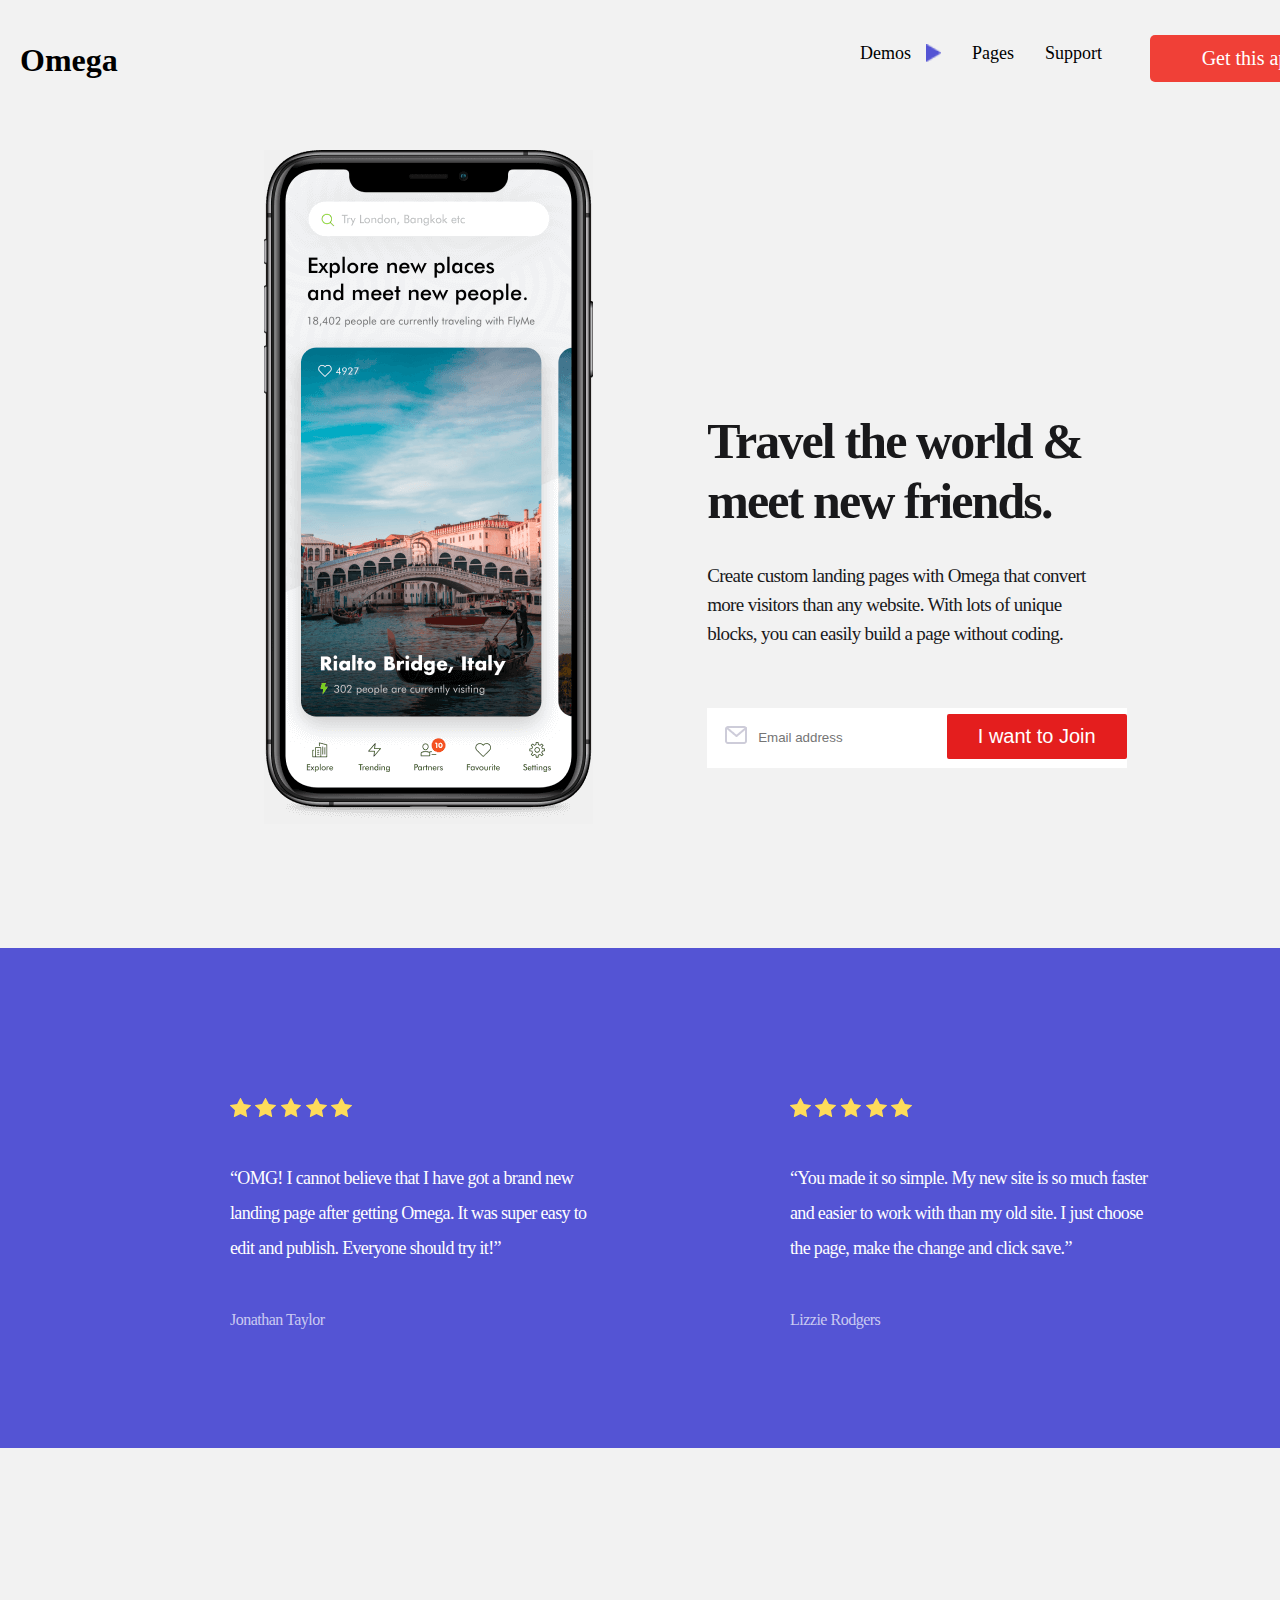
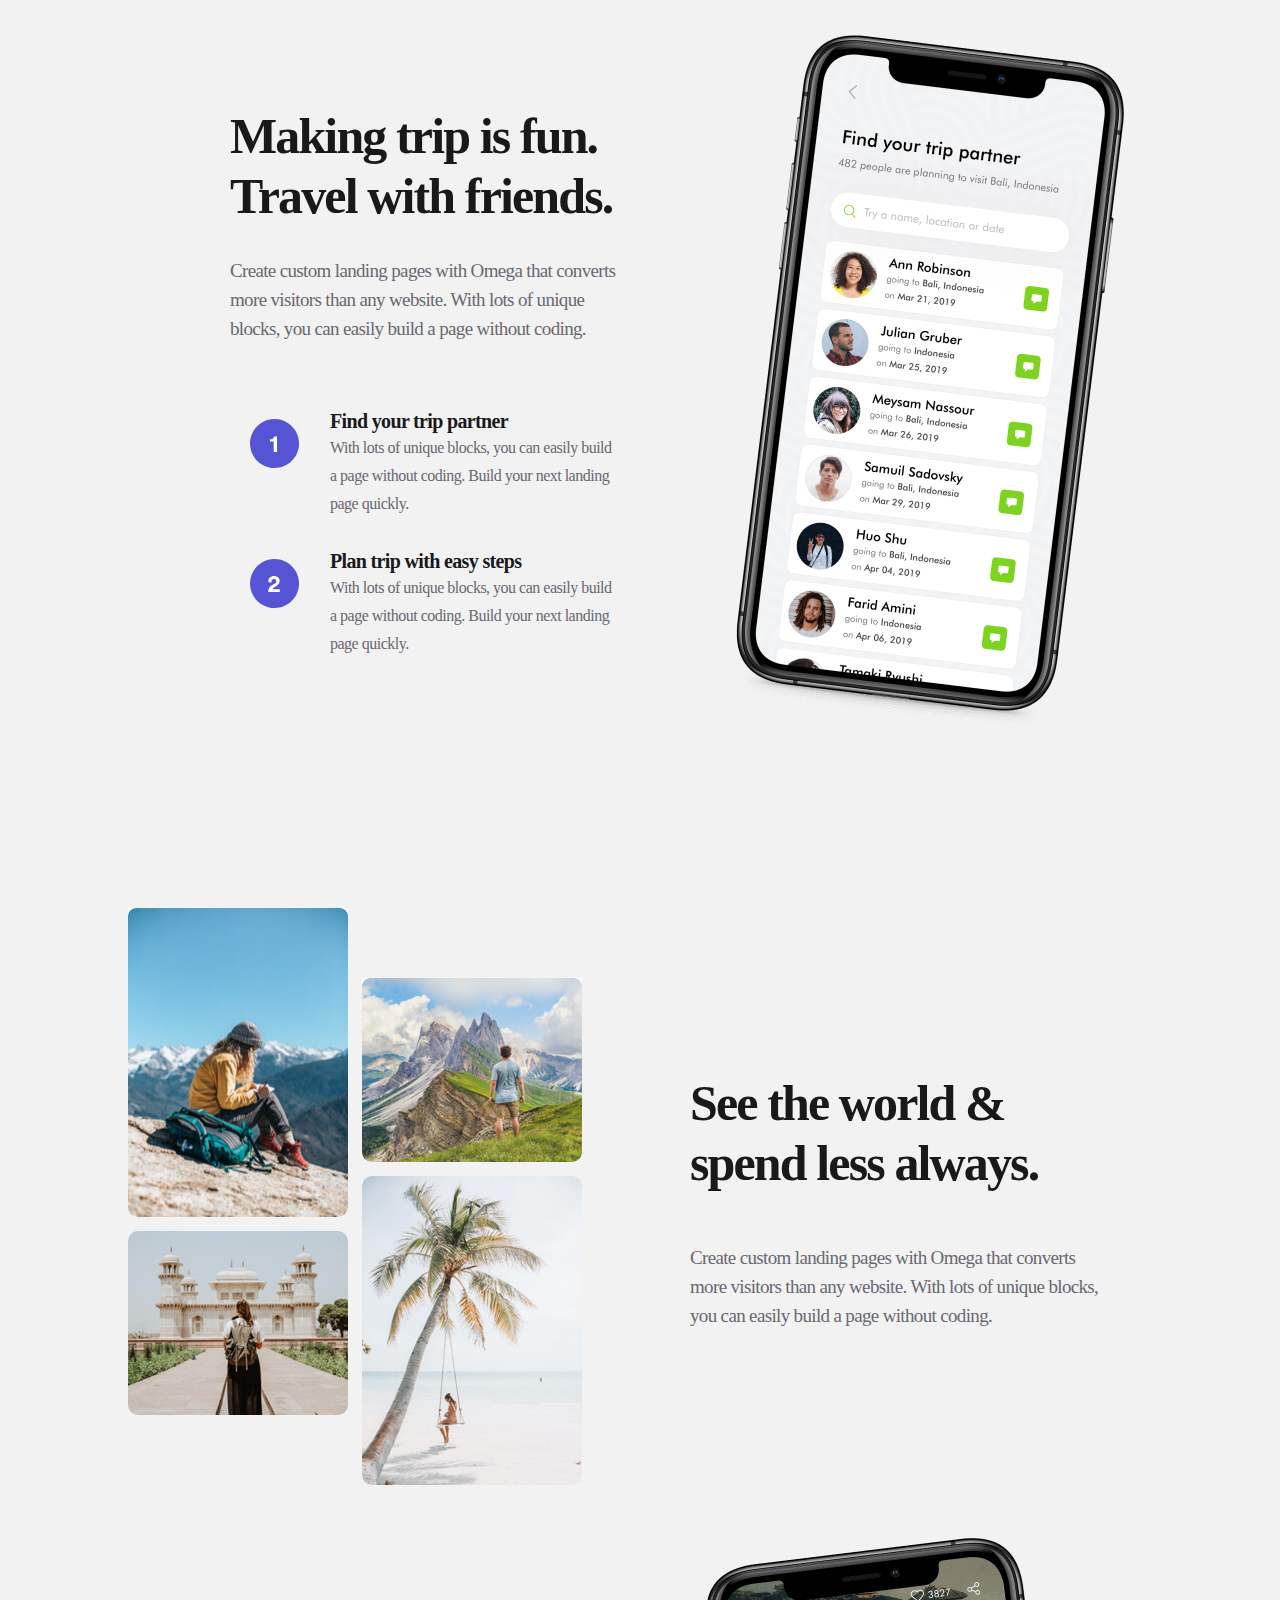
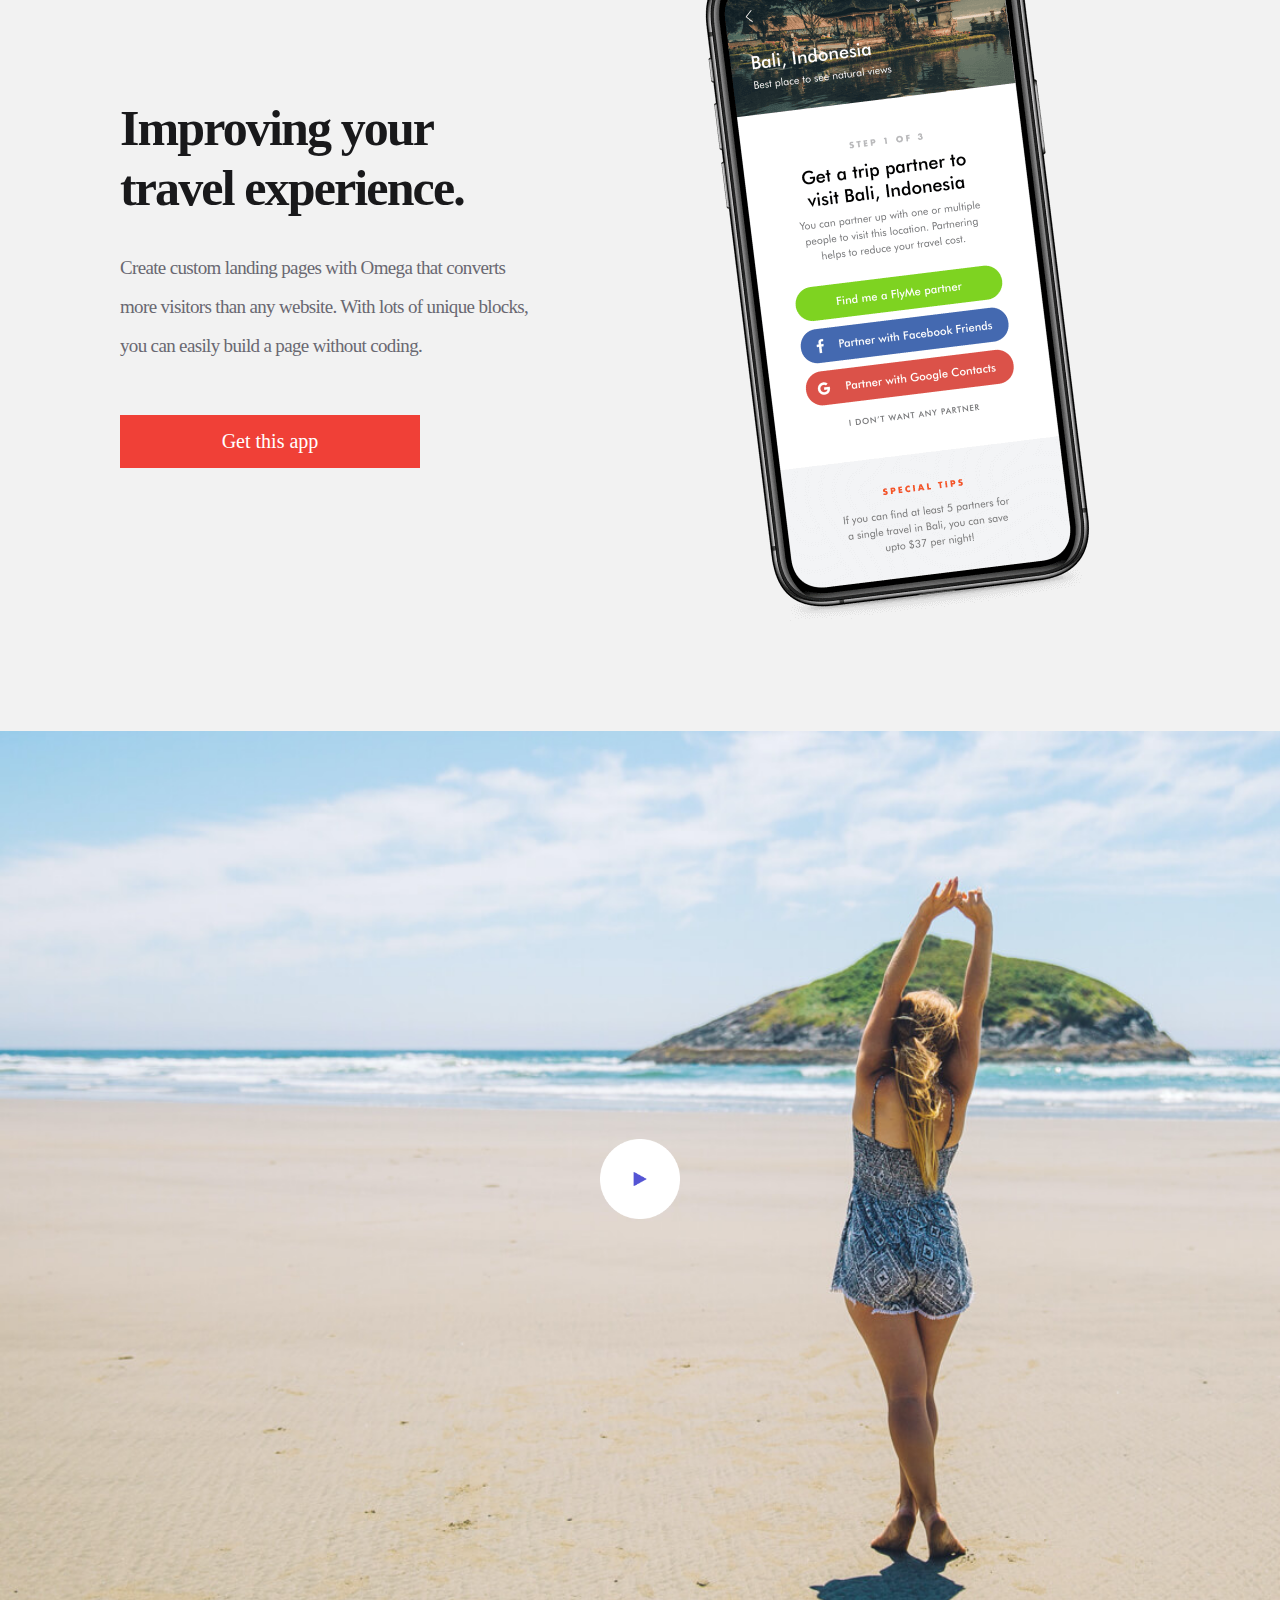
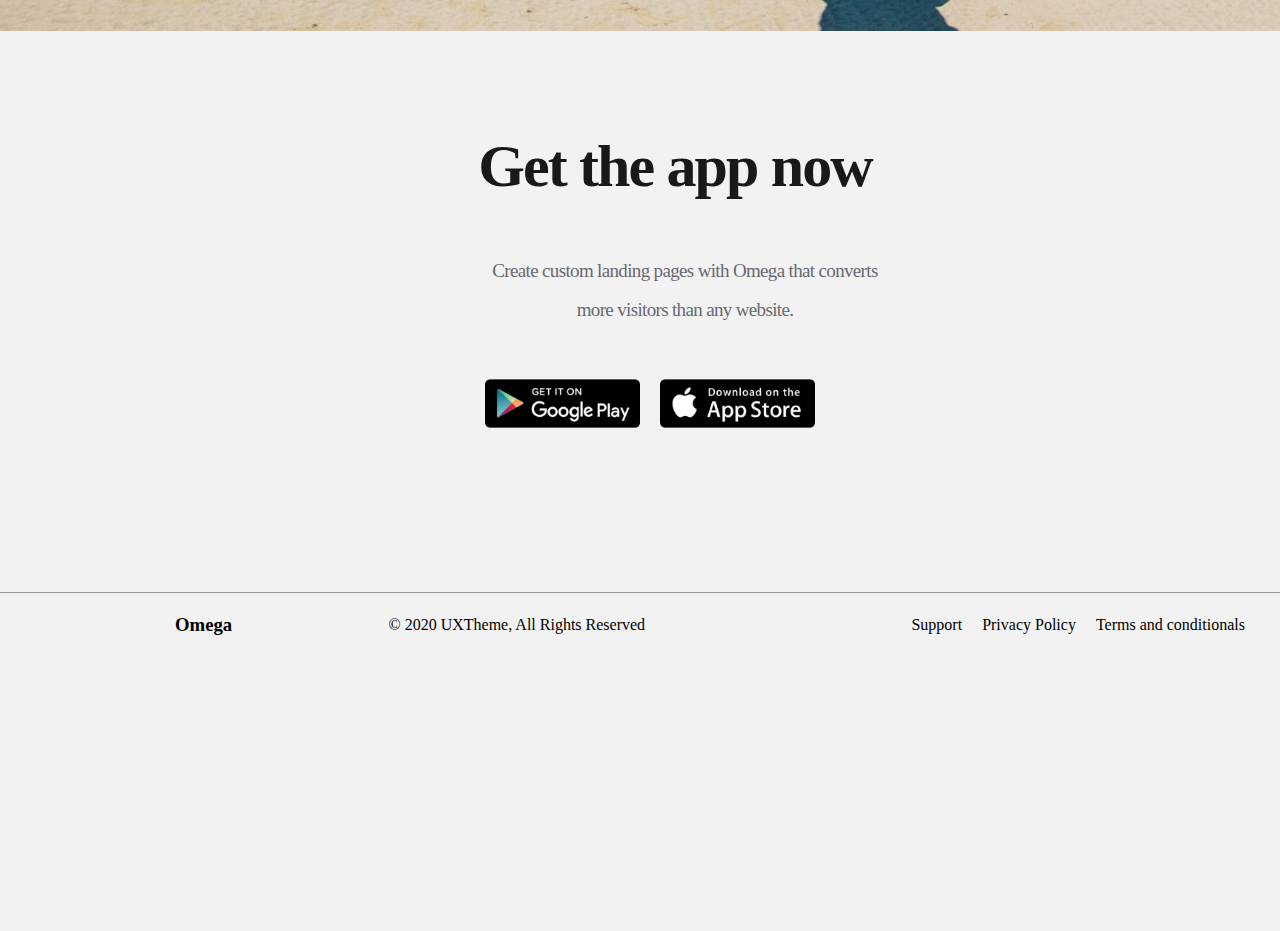
<file: index.html>
<!DOCTYPE html>
<html lang="en">

<head>
    <meta charset="UTF-8">
    <meta http-equiv="X-UA-Compatible" content="IE=edge">
    <meta name="viewport" content="width=device-width, initial-scale=1.0">
    <title>Landing-7</title>
    <link rel="stylesheet" href="./style.css">
</head>

<body>
    <section class="header-section">
        <div class="container-fluid">
            <div class="navbar">
                <a class="nav-title-link" href="#">
                    <h1 class="nav-title">Omega</h1>
                </a>


                <ul class="nav-list">
                    <li class="nav-item dropdown">
                        <a href="#" class="nav-link">
                            <span>Demos</span>
                            <img class="dropdown-icon" src="./img/Path.png" alt="play">
                        </a>
                        <ul class="dropdown-list">
                            <li class="dropdown-item">
                                <a href="#" class="dropdown-link">SaSS Landing</a>
                            </li>
                            <li class="dropdown-item  subdropdown">
                                <a href="#" class="dropdown-link">
                                    <span>Startup Landing</span>
                                    <img class="subdropdown-icon" src="./img/Path.png" alt="play">
                                </a>
                                <ul class="subdropdown-list ">
                                    <li class="subdropdown-item subdropdown">
                                        <a href="#" class="subdropdown-link">
                                            SasS Landing
                                        </a>
                                    </li>
                                    <li class="subdropdown-item">
                                        <a href="#" class="subdropdown-link">
                                            Startup Landing</a>
                                    </li>
                                    <li class="subdropdown-item">
                                        <a href="#" class="subdropdown-link">
                                            App landing
                                        </a>
                                    </li>
                                    <li class="subdropdown-item">
                                        <a href="#" class="subdropdown-link">
                                            Desktop Landing
                                        </a>
                                    </li>
                                </ul>
                            </li>
                            <li class="dropdown-item">
                                <a href="#" class="dropdown-link">Desktop Landing</a>
                            </li>
                            <li class="dropdown-item">
                                <a href="#" class="dropdown-link">App Landing</a>
                            </li>
                        </ul>
                    </li>
                    <li class="nav-item">
                        <a href="#" class="nav-link">Pages</a>
                    </li>
                    <li class="nav-item">
                        <a href="#" class="nav-link1">Support</a>
                    </li>
                    <li class="nav-item1">
                        <a href="#" class="get-start1">Get this app</a>
                    </li>
                </ul>
            </div>
            <div class="header">
                <div class="header-picture">
                    <img src="./img/iPhone.png" class="header-picture-img" alt="">
                </div>
                <div class="header-info">
                    <h2 class="header-info-title">Travel the world & meet new friends.</h2>
                    <p class="header-info-text">
                        Create custom landing pages with Omega that convert more visitors than any website. With lots of
                        unique blocks, you can easily build a page without coding.
                    </p>
                    <form class="header-form" action="https://echo.htmlacademy.ru" method="POST">
                        <img class="header-form-img" src="./img/email.jpg" alt="">
                        <input class="header-form-input" type="email" name="email" placeholder="Email address" required>
                        <button type="submit" class="header-form-button">I want to Join</button>
                    </form>
                </div>
            </div>
        </div>
    </section>
    <div class="box-1">
        <div class="container">

            <ul class="box-1-list">
                <li class="box-1-item">
                    <img src="./img/start.svg" alt="start-icon" class="box-1-img">
                    <p class="box-1-item-info">
                        “OMG! I cannot believe that I have got a brand new landing page after getting Omega. It was
                        super easy to edit and publish. Everyone should try it!”
                    </p>
                    <p class="box-1-item-name">Jonathan Taylor</p>
                </li>

                <li class="box-1-item">
                    <img src="./img/start.svg" alt="start-icon" class="box-1-img">
                    <p class="box-1-item-info">
                        “You made it so simple. My new site is so much faster and easier to work with than my old site.
                        I just choose the page, make the change and click save.”
                    </p>
                    <p class="box-1-item-name">Lizzie Rodgers</p>
                </li>
            </ul>
        </div>
    </div>
    <div class="box-2">
        <div class="container">
            <div class="box-2-info">
                <h2 class="box-2-title">Making trip is fun.<br> Travel with friends.</h2>
                <p class="box-2-about">
                    Create custom landing pages with Omega that converts more visitors than any website. With lots of
                    unique blocks, you can easily build a page without coding.
                </p>
                <ul class="box-2-list">
                    <li class="box-2-item">
                        <img src="./img/number-1.svg" alt="" class="box-2-item-icon">
                        <div class="box-2-item-div">
                            <h3 class="box-2-item-title">
                                Find your trip partner
                            </h3>
                            <p class="box-2-item-text">
                                With lots of unique blocks, you can easily build<br> a page without coding. Build your
                                next
                                landing<br> page quickly.
                            </p>
                        </div>
                    </li>
                    <li class="box-2-item">
                        <img src="./img/number-2.svg" alt="" class="box-2-item-icon">
                        <div class="box-2-item-div">
                            <h3 class="box-2-item-title">
                                Plan trip with easy steps
                            </h3>
                            <p class="box-2-item-text">
                                With lots of unique blocks, you can easily build<br> a page without coding. Build your
                                next
                                landing<br> page quickly.
                            </p>
                        </div>
                    </li>
                </ul>
            </div>
            <div class="box-2-picture">
                <img src="./img/iPhone-right.png" alt="iPhone-right" class="iphone-right">
            </div>
        </div>
    </div>
    <div class="box-3">
        <div class="container">
            <div class="box-3-picture">
                <img class="img1" src="./img/people-mountain.jpg" alt="">
                <img src="./img/masjid.jpg" class="img2" alt="">
                <img src="./img/sea.jpg" class="img3" alt="">
                <img src="./img/mountain.jpg" class="img4" alt="">

            </div>
            <div class="box-3-info">
                <h2 class="box-3-info-title">
                    See the world &<br> spend less always.
                </h2>
                <div class="box-3-info-text">
                    Create custom landing pages with Omega that converts<br> more visitors than any website. With lots
                    of unique blocks,<br> you can easily build a page without coding.
                </div>
            </div>
        </div>
        <div class="box-4">
            <div class="container">
                <div class="box-4-info">
                    <h2 class="box-4-title">
                        Improving your<br> travel experience.
                    </h2>
                    <p class="box-4-text">
                        Create custom landing pages with Omega that converts<br> more visitors than any website. With
                        lots of unique blocks,<br> you can easily build a page without coding.
                    </p>
                    <a href="#" class="box-4-link">
                        Get this app
                    </a>
                </div>
                <div class="box-4-picture">
                    <img src="./img/iPhone-left.png" class="iphone-left">
                </div>
            </div>
        </div>
        <div class="box-5">
            <div class="container">
                <div class="box-5-picture">

                    <img class="play" src="./img/play.png" alt="">
                </div>
            </div>
        </div>
        <div class="footer">
            <div class="container">
                <div class="footer-box">
                    <div class="footer-1">
                        <h2 class="footer-title">Get the app now</h2>
                        <p class="footer-text">
                            Create custom landing pages with Omega that converts<br> more visitors than any website.
                        </p>
                        <ul class="footer-list">
                            <li class="footer-item">
                                <a href="#" class="footer-link">
                                    <img src="./img/Play Store.jpg" alt="" class="footer-img">
                                </a>
                            </li>

                            <li class="footer-item">
                                <a href="#" class="footer-link">
                                    <img src="./img/App Store.jpg" alt="" class="footer-img">
                                </a>
                            </li>
                        </ul>
                    </div>
                    <hr class="line">

                    <div class="footer-footer">

                        <h3 class="footer-footer-title">
                            Omega
                        </h3>
                        <p class="footer-footer-text">
                            © 2020 UXTheme, All Rights Reserved
                        </p>
                        <ul class="footer-footer-list">
                            <li class="footer-footer-item">
                                <a href="#" class="footer-footer-link">
                                    Support
                                </a>
                            </li>
                            <li class="footer-footer-item">
                                <a href="#" class="footer-footer-link">
                                    Privacy Policy </a>
                            </li>
                            <li class="footer-footer-item">
                                <a href="#" class="footer-footer-link">
                                    Terms and conditionals
                                </a>
                            </li>
                        </ul>
                    </div>
                </div>
            </div>
        </div>
</body>

</html>
</file>
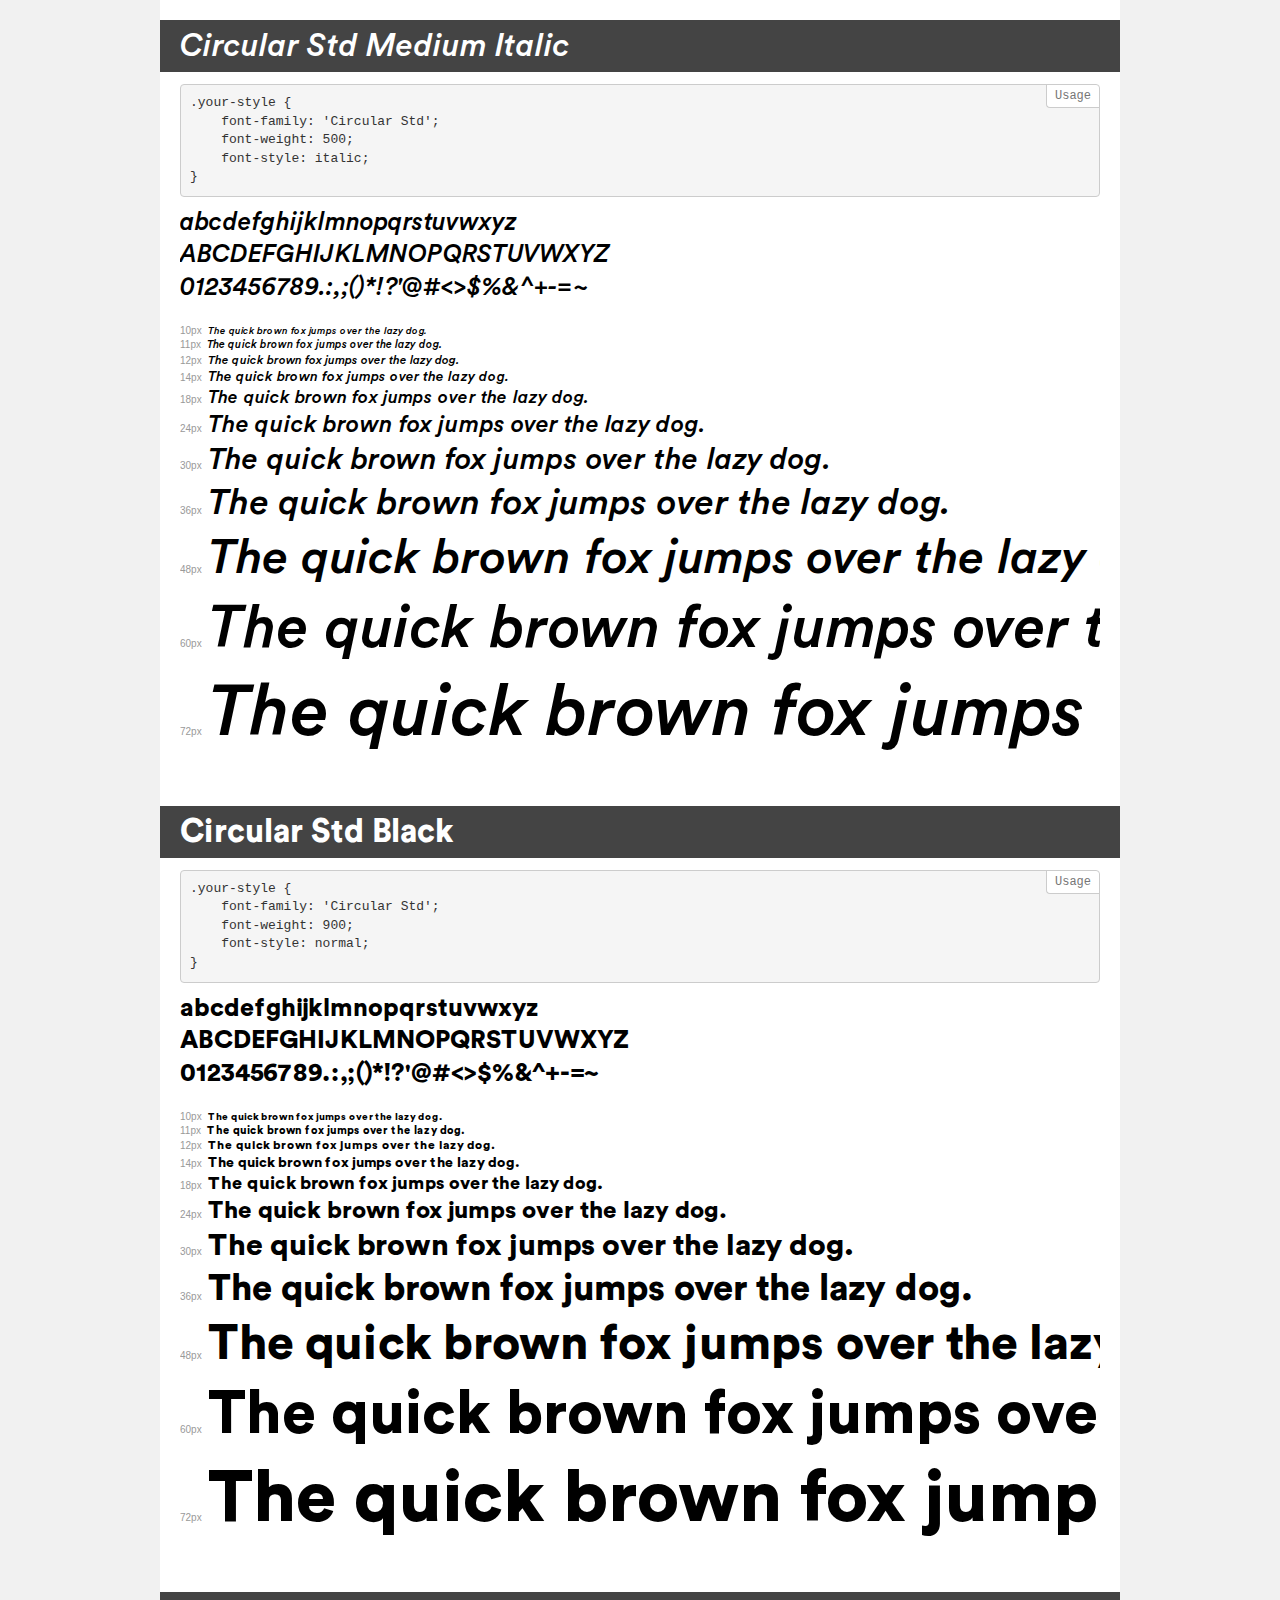
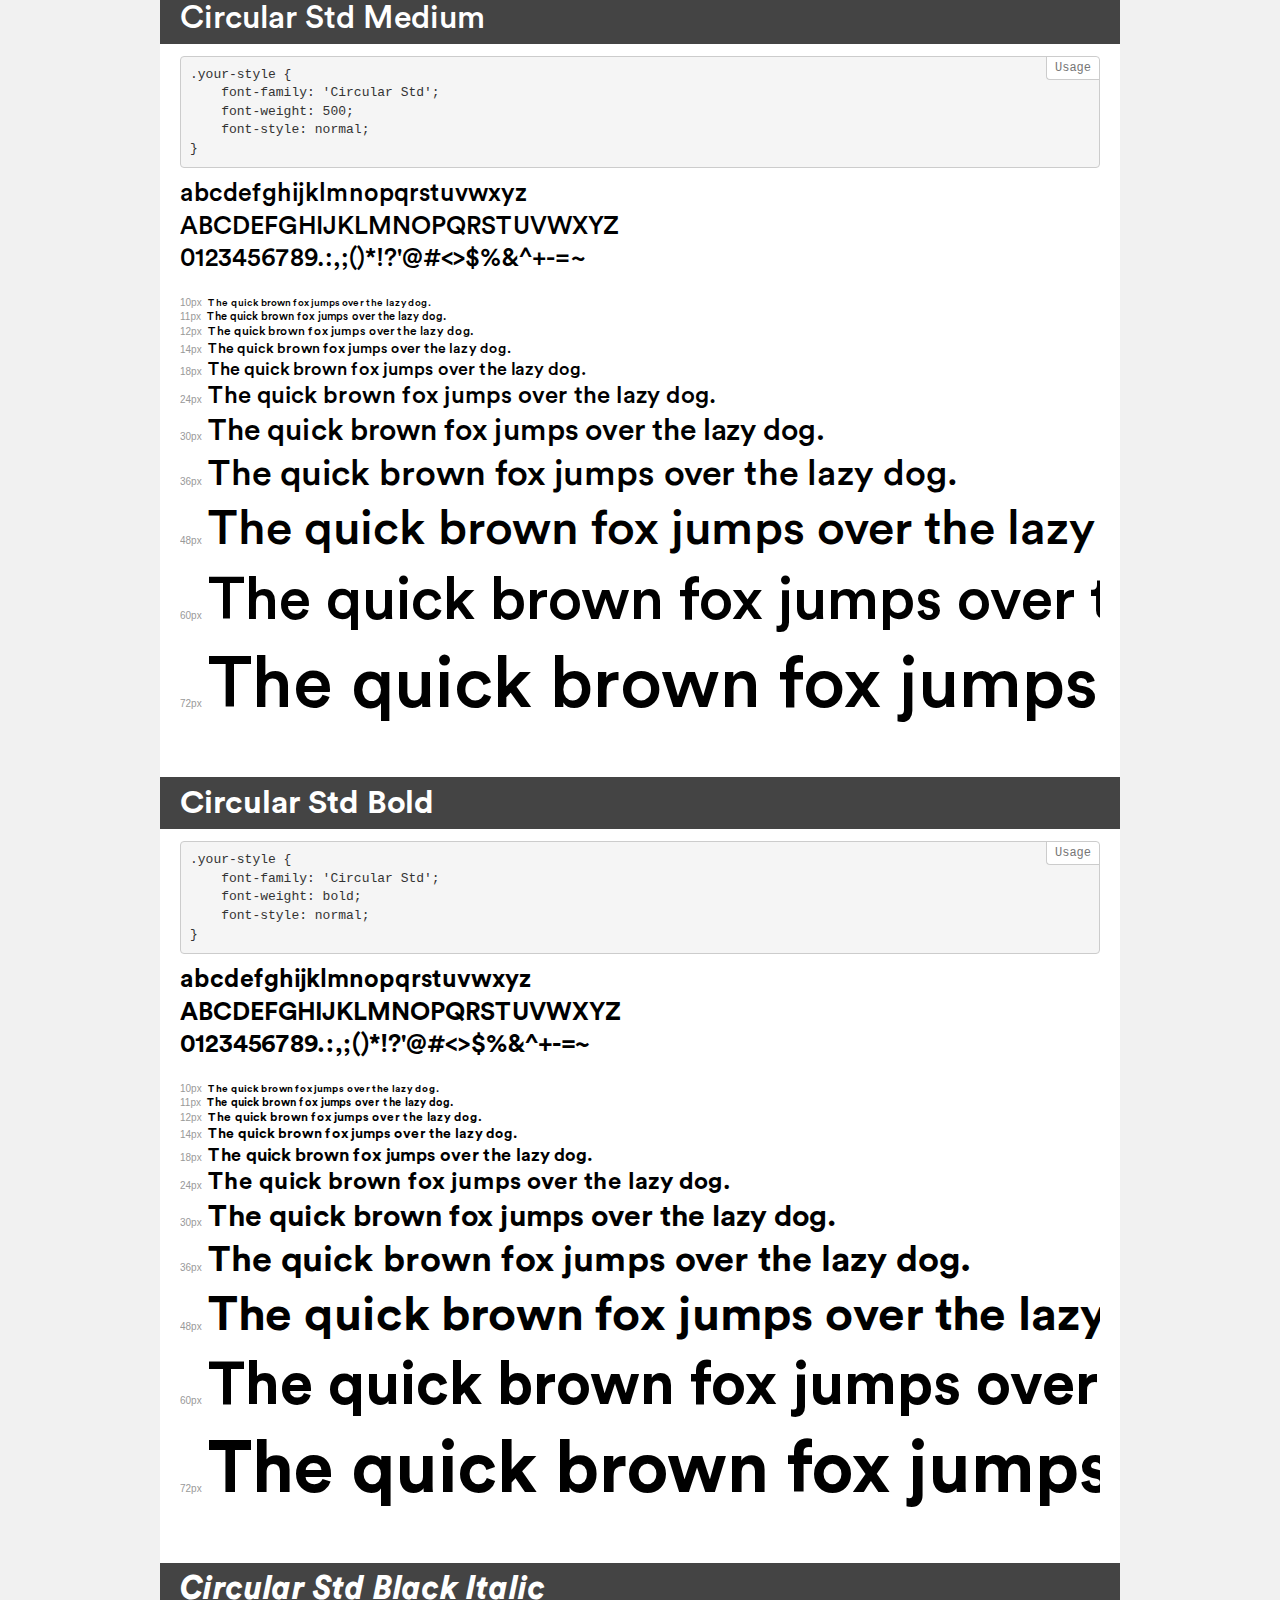
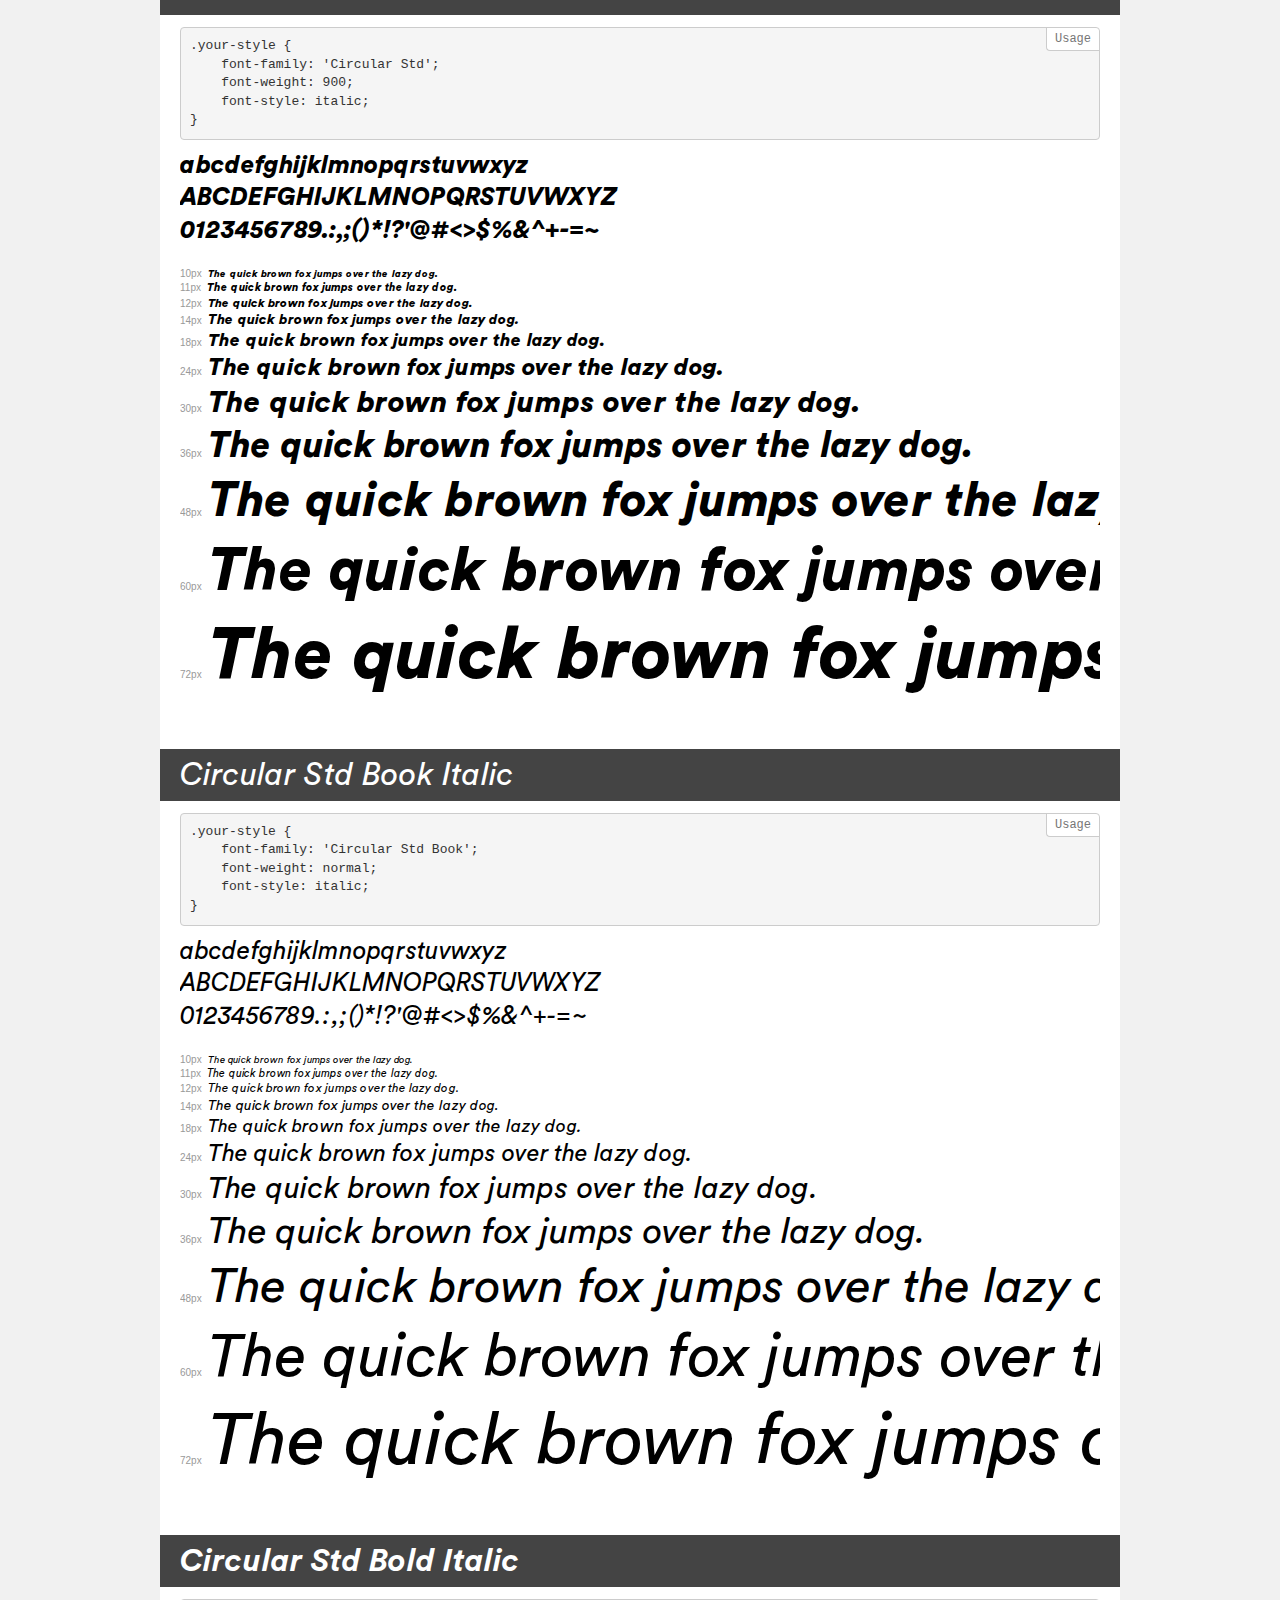
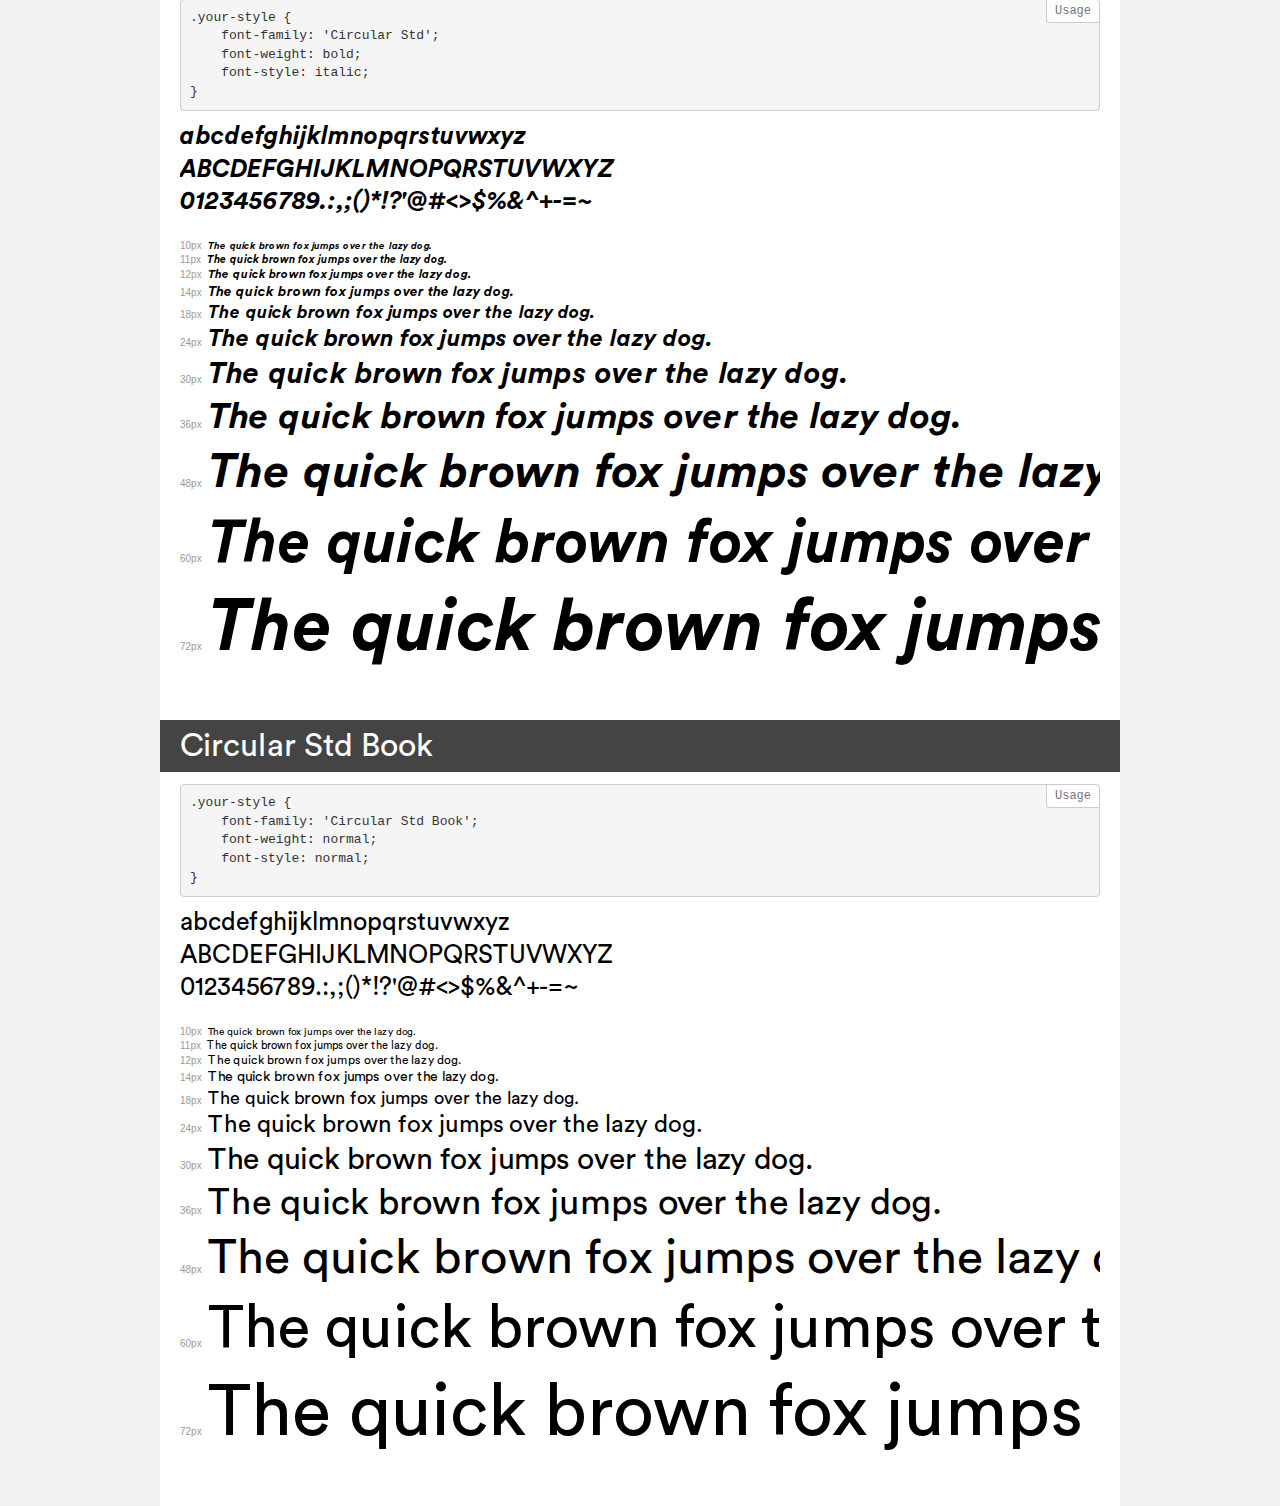
<file: fonts/demo.html>
<!DOCTYPE html>
<html>
<head>
    <meta charset="utf-8">
    <meta http-equiv="X-UA-Compatible" content="IE=edge">
    <meta name="viewport" content="width=device-width, initial-scale=1">
    <meta name="robots" content="noindex, noarchive">
    <meta name="format-detection" content="telephone=no">
    <title>Transfonter demo</title>
    <link href="stylesheet.css" rel="stylesheet">
    <style>
        /*
        http://meyerweb.com/eric/tools/css/reset/
        v2.0 | 20110126
        License: none (public domain)
        */
        html, body, div, span, applet, object, iframe,
        h1, h2, h3, h4, h5, h6, p, blockquote, pre,
        a, abbr, acronym, address, big, cite, code,
        del, dfn, em, img, ins, kbd, q, s, samp,
        small, strike, strong, sub, sup, tt, var,
        b, u, i, center,
        dl, dt, dd, ol, ul, li,
        fieldset, form, label, legend,
        table, caption, tbody, tfoot, thead, tr, th, td,
        article, aside, canvas, details, embed,
        figure, figcaption, footer, header, hgroup,
        menu, nav, output, ruby, section, summary,
        time, mark, audio, video {
            margin: 0;
            padding: 0;
            border: 0;
            font-size: 100%;
            font: inherit;
            vertical-align: baseline;
        }
        /* HTML5 display-role reset for older browsers */
        article, aside, details, figcaption, figure,
        footer, header, hgroup, menu, nav, section {
            display: block;
        }
        body {
            line-height: 1;
        }
        ol, ul {
            list-style: none;
        }
        blockquote, q {
            quotes: none;
        }
        blockquote:before, blockquote:after,
        q:before, q:after {
            content: '';
            content: none;
        }
        table {
            border-collapse: collapse;
            border-spacing: 0;
        }
        /* common styles */
        body {
            background: #f1f1f1;
            color: #000;
        }
        .page {
            background: #fff;
            width: 920px;
            margin: 0 auto;
            padding: 20px 20px 0 20px;
            overflow: hidden;
        }
        .font-container {
            overflow-x: auto;
            overflow-y: hidden;
            margin-bottom: 40px;
            line-height: 1.3;
            white-space: nowrap;
            padding-bottom: 5px;
        }
        h1 {
            position: relative;
            background: #444;
            font-size: 32px;
            color: #fff;
            padding: 10px 20px;
            margin: 0 -20px 12px -20px;
        }
        .letters {
            font-size: 25px;
            margin-bottom: 20px;
        }
        .s10:before {
            content: '10px';
        }
        .s11:before {
            content: '11px';
        }
        .s12:before {
            content: '12px';
        }
        .s14:before {
            content: '14px';
        }
        .s18:before {
            content: '18px';
        }
        .s24:before {
            content: '24px';
        }
        .s30:before {
            content: '30px';
        }
        .s36:before {
            content: '36px';
        }
        .s48:before {
            content: '48px';
        }
        .s60:before {
            content: '60px';
        }
        .s72:before {
            content: '72px';
        }
        .s10:before, .s11:before, .s12:before, .s14:before,
        .s18:before, .s24:before, .s30:before, .s36:before,
        .s48:before, .s60:before, .s72:before {
            font-family: Arial, sans-serif;
            font-size: 10px;
            font-weight: normal;
            font-style: normal;
            color: #999;
            padding-right: 6px;
        }
        pre {
            display: block;
            position: relative;
            padding: 9px;
            margin: 0 0 10px;
            font-family: Monaco, Menlo, Consolas, "Courier New", monospace !important;
            font-size: 13px;
            line-height: 1.428571429;
            color: #333;
            font-weight: normal !important;
            font-style: normal !important;
            background-color: #f5f5f5;
            border: 1px solid #ccc;
            overflow-x: auto;
            border-radius: 4px;
        }
        pre:after {
            display: block;
            position: absolute;
            right: 0;
            top: 0;
            content: 'Usage';
            line-height: 1;
            padding: 5px 8px;
            font-size: 12px;
            color: #767676;
            background-color: #fff;
            border: 1px solid #ccc;
            border-right: none;
            border-top: none;
            border-radius: 0 4px 0 4px;
            z-index: 10;
        }
        /* responsive */
        @media (max-width: 959px) {
            .page {
                width: auto;
                margin: 0;
            }
        }
    </style>
</head>
<body>
<div class="page">
    <div class="demo" style="font-family: 'Circular Std'; font-weight: 500; font-style: italic;">
        <h1>Circular Std Medium Italic</h1>
        <pre>.your-style {
    font-family: 'Circular Std';
    font-weight: 500;
    font-style: italic;
}</pre>
        <div class="font-container">
            <p class="letters">
                abcdefghijklmnopqrstuvwxyz<br>
ABCDEFGHIJKLMNOPQRSTUVWXYZ<br>
                0123456789.:,;()*!?'@#<>$%&^+-=~
            </p>
            <p class="s10" style="font-size: 10px;">The quick brown fox jumps over the lazy dog.</p>
            <p class="s11" style="font-size: 11px;">The quick brown fox jumps over the lazy dog.</p>
            <p class="s12" style="font-size: 12px;">The quick brown fox jumps over the lazy dog.</p>
            <p class="s14" style="font-size: 14px;">The quick brown fox jumps over the lazy dog.</p>
            <p class="s18" style="font-size: 18px;">The quick brown fox jumps over the lazy dog.</p>
            <p class="s24" style="font-size: 24px;">The quick brown fox jumps over the lazy dog.</p>
            <p class="s30" style="font-size: 30px;">The quick brown fox jumps over the lazy dog.</p>
            <p class="s36" style="font-size: 36px;">The quick brown fox jumps over the lazy dog.</p>
            <p class="s48" style="font-size: 48px;">The quick brown fox jumps over the lazy dog.</p>
            <p class="s60" style="font-size: 60px;">The quick brown fox jumps over the lazy dog.</p>
            <p class="s72" style="font-size: 72px;">The quick brown fox jumps over the lazy dog.</p>
        </div>
    </div>
    <div class="demo" style="font-family: 'Circular Std'; font-weight: 900; font-style: normal;">
        <h1>Circular Std Black</h1>
        <pre>.your-style {
    font-family: 'Circular Std';
    font-weight: 900;
    font-style: normal;
}</pre>
        <div class="font-container">
            <p class="letters">
                abcdefghijklmnopqrstuvwxyz<br>
ABCDEFGHIJKLMNOPQRSTUVWXYZ<br>
                0123456789.:,;()*!?'@#<>$%&^+-=~
            </p>
            <p class="s10" style="font-size: 10px;">The quick brown fox jumps over the lazy dog.</p>
            <p class="s11" style="font-size: 11px;">The quick brown fox jumps over the lazy dog.</p>
            <p class="s12" style="font-size: 12px;">The quick brown fox jumps over the lazy dog.</p>
            <p class="s14" style="font-size: 14px;">The quick brown fox jumps over the lazy dog.</p>
            <p class="s18" style="font-size: 18px;">The quick brown fox jumps over the lazy dog.</p>
            <p class="s24" style="font-size: 24px;">The quick brown fox jumps over the lazy dog.</p>
            <p class="s30" style="font-size: 30px;">The quick brown fox jumps over the lazy dog.</p>
            <p class="s36" style="font-size: 36px;">The quick brown fox jumps over the lazy dog.</p>
            <p class="s48" style="font-size: 48px;">The quick brown fox jumps over the lazy dog.</p>
            <p class="s60" style="font-size: 60px;">The quick brown fox jumps over the lazy dog.</p>
            <p class="s72" style="font-size: 72px;">The quick brown fox jumps over the lazy dog.</p>
        </div>
    </div>
    <div class="demo" style="font-family: 'Circular Std'; font-weight: 500; font-style: normal;">
        <h1>Circular Std Medium</h1>
        <pre>.your-style {
    font-family: 'Circular Std';
    font-weight: 500;
    font-style: normal;
}</pre>
        <div class="font-container">
            <p class="letters">
                abcdefghijklmnopqrstuvwxyz<br>
ABCDEFGHIJKLMNOPQRSTUVWXYZ<br>
                0123456789.:,;()*!?'@#<>$%&^+-=~
            </p>
            <p class="s10" style="font-size: 10px;">The quick brown fox jumps over the lazy dog.</p>
            <p class="s11" style="font-size: 11px;">The quick brown fox jumps over the lazy dog.</p>
            <p class="s12" style="font-size: 12px;">The quick brown fox jumps over the lazy dog.</p>
            <p class="s14" style="font-size: 14px;">The quick brown fox jumps over the lazy dog.</p>
            <p class="s18" style="font-size: 18px;">The quick brown fox jumps over the lazy dog.</p>
            <p class="s24" style="font-size: 24px;">The quick brown fox jumps over the lazy dog.</p>
            <p class="s30" style="font-size: 30px;">The quick brown fox jumps over the lazy dog.</p>
            <p class="s36" style="font-size: 36px;">The quick brown fox jumps over the lazy dog.</p>
            <p class="s48" style="font-size: 48px;">The quick brown fox jumps over the lazy dog.</p>
            <p class="s60" style="font-size: 60px;">The quick brown fox jumps over the lazy dog.</p>
            <p class="s72" style="font-size: 72px;">The quick brown fox jumps over the lazy dog.</p>
        </div>
    </div>
    <div class="demo" style="font-family: 'Circular Std'; font-weight: bold; font-style: normal;">
        <h1>Circular Std Bold</h1>
        <pre>.your-style {
    font-family: 'Circular Std';
    font-weight: bold;
    font-style: normal;
}</pre>
        <div class="font-container">
            <p class="letters">
                abcdefghijklmnopqrstuvwxyz<br>
ABCDEFGHIJKLMNOPQRSTUVWXYZ<br>
                0123456789.:,;()*!?'@#<>$%&^+-=~
            </p>
            <p class="s10" style="font-size: 10px;">The quick brown fox jumps over the lazy dog.</p>
            <p class="s11" style="font-size: 11px;">The quick brown fox jumps over the lazy dog.</p>
            <p class="s12" style="font-size: 12px;">The quick brown fox jumps over the lazy dog.</p>
            <p class="s14" style="font-size: 14px;">The quick brown fox jumps over the lazy dog.</p>
            <p class="s18" style="font-size: 18px;">The quick brown fox jumps over the lazy dog.</p>
            <p class="s24" style="font-size: 24px;">The quick brown fox jumps over the lazy dog.</p>
            <p class="s30" style="font-size: 30px;">The quick brown fox jumps over the lazy dog.</p>
            <p class="s36" style="font-size: 36px;">The quick brown fox jumps over the lazy dog.</p>
            <p class="s48" style="font-size: 48px;">The quick brown fox jumps over the lazy dog.</p>
            <p class="s60" style="font-size: 60px;">The quick brown fox jumps over the lazy dog.</p>
            <p class="s72" style="font-size: 72px;">The quick brown fox jumps over the lazy dog.</p>
        </div>
    </div>
    <div class="demo" style="font-family: 'Circular Std'; font-weight: 900; font-style: italic;">
        <h1>Circular Std Black Italic</h1>
        <pre>.your-style {
    font-family: 'Circular Std';
    font-weight: 900;
    font-style: italic;
}</pre>
        <div class="font-container">
            <p class="letters">
                abcdefghijklmnopqrstuvwxyz<br>
ABCDEFGHIJKLMNOPQRSTUVWXYZ<br>
                0123456789.:,;()*!?'@#<>$%&^+-=~
            </p>
            <p class="s10" style="font-size: 10px;">The quick brown fox jumps over the lazy dog.</p>
            <p class="s11" style="font-size: 11px;">The quick brown fox jumps over the lazy dog.</p>
            <p class="s12" style="font-size: 12px;">The quick brown fox jumps over the lazy dog.</p>
            <p class="s14" style="font-size: 14px;">The quick brown fox jumps over the lazy dog.</p>
            <p class="s18" style="font-size: 18px;">The quick brown fox jumps over the lazy dog.</p>
            <p class="s24" style="font-size: 24px;">The quick brown fox jumps over the lazy dog.</p>
            <p class="s30" style="font-size: 30px;">The quick brown fox jumps over the lazy dog.</p>
            <p class="s36" style="font-size: 36px;">The quick brown fox jumps over the lazy dog.</p>
            <p class="s48" style="font-size: 48px;">The quick brown fox jumps over the lazy dog.</p>
            <p class="s60" style="font-size: 60px;">The quick brown fox jumps over the lazy dog.</p>
            <p class="s72" style="font-size: 72px;">The quick brown fox jumps over the lazy dog.</p>
        </div>
    </div>
    <div class="demo" style="font-family: 'Circular Std Book'; font-weight: normal; font-style: italic;">
        <h1>Circular Std Book Italic</h1>
        <pre>.your-style {
    font-family: 'Circular Std Book';
    font-weight: normal;
    font-style: italic;
}</pre>
        <div class="font-container">
            <p class="letters">
                abcdefghijklmnopqrstuvwxyz<br>
ABCDEFGHIJKLMNOPQRSTUVWXYZ<br>
                0123456789.:,;()*!?'@#<>$%&^+-=~
            </p>
            <p class="s10" style="font-size: 10px;">The quick brown fox jumps over the lazy dog.</p>
            <p class="s11" style="font-size: 11px;">The quick brown fox jumps over the lazy dog.</p>
            <p class="s12" style="font-size: 12px;">The quick brown fox jumps over the lazy dog.</p>
            <p class="s14" style="font-size: 14px;">The quick brown fox jumps over the lazy dog.</p>
            <p class="s18" style="font-size: 18px;">The quick brown fox jumps over the lazy dog.</p>
            <p class="s24" style="font-size: 24px;">The quick brown fox jumps over the lazy dog.</p>
            <p class="s30" style="font-size: 30px;">The quick brown fox jumps over the lazy dog.</p>
            <p class="s36" style="font-size: 36px;">The quick brown fox jumps over the lazy dog.</p>
            <p class="s48" style="font-size: 48px;">The quick brown fox jumps over the lazy dog.</p>
            <p class="s60" style="font-size: 60px;">The quick brown fox jumps over the lazy dog.</p>
            <p class="s72" style="font-size: 72px;">The quick brown fox jumps over the lazy dog.</p>
        </div>
    </div>
    <div class="demo" style="font-family: 'Circular Std'; font-weight: bold; font-style: italic;">
        <h1>Circular Std Bold Italic</h1>
        <pre>.your-style {
    font-family: 'Circular Std';
    font-weight: bold;
    font-style: italic;
}</pre>
        <div class="font-container">
            <p class="letters">
                abcdefghijklmnopqrstuvwxyz<br>
ABCDEFGHIJKLMNOPQRSTUVWXYZ<br>
                0123456789.:,;()*!?'@#<>$%&^+-=~
            </p>
            <p class="s10" style="font-size: 10px;">The quick brown fox jumps over the lazy dog.</p>
            <p class="s11" style="font-size: 11px;">The quick brown fox jumps over the lazy dog.</p>
            <p class="s12" style="font-size: 12px;">The quick brown fox jumps over the lazy dog.</p>
            <p class="s14" style="font-size: 14px;">The quick brown fox jumps over the lazy dog.</p>
            <p class="s18" style="font-size: 18px;">The quick brown fox jumps over the lazy dog.</p>
            <p class="s24" style="font-size: 24px;">The quick brown fox jumps over the lazy dog.</p>
            <p class="s30" style="font-size: 30px;">The quick brown fox jumps over the lazy dog.</p>
            <p class="s36" style="font-size: 36px;">The quick brown fox jumps over the lazy dog.</p>
            <p class="s48" style="font-size: 48px;">The quick brown fox jumps over the lazy dog.</p>
            <p class="s60" style="font-size: 60px;">The quick brown fox jumps over the lazy dog.</p>
            <p class="s72" style="font-size: 72px;">The quick brown fox jumps over the lazy dog.</p>
        </div>
    </div>
    <div class="demo" style="font-family: 'Circular Std Book'; font-weight: normal; font-style: normal;">
        <h1>Circular Std Book</h1>
        <pre>.your-style {
    font-family: 'Circular Std Book';
    font-weight: normal;
    font-style: normal;
}</pre>
        <div class="font-container">
            <p class="letters">
                abcdefghijklmnopqrstuvwxyz<br>
ABCDEFGHIJKLMNOPQRSTUVWXYZ<br>
                0123456789.:,;()*!?'@#<>$%&^+-=~
            </p>
            <p class="s10" style="font-size: 10px;">The quick brown fox jumps over the lazy dog.</p>
            <p class="s11" style="font-size: 11px;">The quick brown fox jumps over the lazy dog.</p>
            <p class="s12" style="font-size: 12px;">The quick brown fox jumps over the lazy dog.</p>
            <p class="s14" style="font-size: 14px;">The quick brown fox jumps over the lazy dog.</p>
            <p class="s18" style="font-size: 18px;">The quick brown fox jumps over the lazy dog.</p>
            <p class="s24" style="font-size: 24px;">The quick brown fox jumps over the lazy dog.</p>
            <p class="s30" style="font-size: 30px;">The quick brown fox jumps over the lazy dog.</p>
            <p class="s36" style="font-size: 36px;">The quick brown fox jumps over the lazy dog.</p>
            <p class="s48" style="font-size: 48px;">The quick brown fox jumps over the lazy dog.</p>
            <p class="s60" style="font-size: 60px;">The quick brown fox jumps over the lazy dog.</p>
            <p class="s72" style="font-size: 72px;">The quick brown fox jumps over the lazy dog.</p>
        </div>
    </div>
</div>
</body>
</html>
</file>
<file: style.css>
@font-face {
    font-family: 'Circular Std';
    src: url('CircularStd-MediumItalic.eot');
    src: local('Circular Std Medium Italic'), local('CircularStd-MediumItalic'),
        url('CircularStd-MediumItalic.eot?#iefix') format('embedded-opentype'),
        url('CircularStd-MediumItalic.woff2') format('woff2'),
        url('CircularStd-MediumItalic.woff') format('woff'),
        url('CircularStd-MediumItalic.ttf') format('truetype');
    font-weight: 500;
    font-style: italic;
}

@font-face {
    font-family: 'Circular Std';
    src: url('CircularStd-Black.eot');
    src: local('Circular Std Black'), local('CircularStd-Black'),
        url('CircularStd-Black.eot?#iefix') format('embedded-opentype'),
        url('CircularStd-Black.woff2') format('woff2'),
        url('CircularStd-Black.woff') format('woff'),
        url('CircularStd-Black.ttf') format('truetype');
    font-weight: 900;
    font-style: normal;
}

@font-face {
    font-family: 'Circular Std';
    src: url('CircularStd-Medium.eot');
    src: local('Circular Std Medium'), local('CircularStd-Medium'),
        url('CircularStd-Medium.eot?#iefix') format('embedded-opentype'),
        url('CircularStd-Medium.woff2') format('woff2'),
        url('CircularStd-Medium.woff') format('woff'),
        url('CircularStd-Medium.ttf') format('truetype');
    font-weight: 500;
    font-style: normal;
}

@font-face {
    font-family: 'Circular Std';
    src: url('CircularStd-Bold.eot');
    src: local('Circular Std Bold'), local('CircularStd-Bold'),
        url('CircularStd-Bold.eot?#iefix') format('embedded-opentype'),
        url('CircularStd-Bold.woff2') format('woff2'),
        url('CircularStd-Bold.woff') format('woff'),
        url('CircularStd-Bold.ttf') format('truetype');
    font-weight: bold;
    font-style: normal;
}

@font-face {
    font-family: 'Circular Std';
    src: url('CircularStd-BlackItalic.eot');
    src: local('Circular Std Black Italic'), local('CircularStd-BlackItalic'),
        url('CircularStd-BlackItalic.eot?#iefix') format('embedded-opentype'),
        url('CircularStd-BlackItalic.woff2') format('woff2'),
        url('CircularStd-BlackItalic.woff') format('woff'),
        url('CircularStd-BlackItalic.ttf') format('truetype');
    font-weight: 900;
    font-style: italic;
}

@font-face {
    font-family: 'Circular Std Book';
    src: url('CircularStd-BookItalic.eot');
    src: local('Circular Std Book Italic'), local('CircularStd-BookItalic'),
        url('CircularStd-BookItalic.eot?#iefix') format('embedded-opentype'),
        url('CircularStd-BookItalic.woff2') format('woff2'),
        url('CircularStd-BookItalic.woff') format('woff'),
        url('CircularStd-BookItalic.ttf') format('truetype');
    font-weight: normal;
    font-style: italic;
}

@font-face {
    font-family: 'Circular Std';
    src: url('CircularStd-BoldItalic.eot');
    src: local('Circular Std Bold Italic'), local('CircularStd-BoldItalic'),
        url('CircularStd-BoldItalic.eot?#iefix') format('embedded-opentype'),
        url('CircularStd-BoldItalic.woff2') format('woff2'),
        url('CircularStd-BoldItalic.woff') format('woff'),
        url('CircularStd-BoldItalic.ttf') format('truetype');
    font-weight: bold;
    font-style: italic;
}

@font-face {
    font-family: 'Circular Std Book';
    src: url('CircularStd-Book.eot');
    src: local('Circular Std Book'), local('CircularStd-Book'),
        url('CircularStd-Book.eot?#iefix') format('embedded-opentype'),
        url('CircularStd-Book.woff2') format('woff2'),
        url('CircularStd-Book.woff') format('woff'),
        url('CircularStd-Book.ttf') format('truetype');
    font-weight: normal;
    font-style: normal;
}




* {
    margin: 0;
    padding: 0;
    box-sizing: border-box;

}

img {
    max-width: 100%;
    /* height: auto; */
}

a {
    display: block;
}

ul,
ol {
    list-style: none;

}

.visually-hidden {
    position: absolute !important;
    height: 1px;
    width: 1px;
    overflow: hidden;
    clip: rect(1px 1px 1px 1px);
    clip: rect(1px, 1px, 1px, 1px);
}

.container {
    width: 1140px;
    margin: 0 auto;

}

.header-section {
    background-color: #F2F2F2;
    /* height: 130vh; */
    padding: 20px;
    padding-right: 60px;


}

.container-fluid {
    width: 1330px;
    margin: 0 auto;
}

.navbar {
    display: flex;
    justify-content: space-between;
    align-items: center;
}

nav {
    padding: 10px 0;
}

.nav-title-link {
    text-decoration: none;
    color: inherit;
}


.nav-list {
    padding-top: 15px;
    display: flex;

}

.nav-link {
    z-index: -1;
    display: flex;
    align-items: center;
    padding: 3px;
    font-size: 18px;
    margin: 5px 10px;
    text-decoration: none;
    color: inherit;

    margin-left: 15px;
    /* margin-right: 30px; */
}

.nav-link1 {
    display: flex;
    align-items: center;
    padding: 3px;
    font-size: 18px;
    margin: 5px 10px;
    text-decoration: none;
    color: inherit;
    /* margin-right: 40px; */
    margin-left: 15px;
}


.dropdown:hover .dropdown-icon {
    transform: rotate(90deg);
    transition: 0.3s;
}


.dropdown-icon {
    transition: transform 0.3s;
    width: 15px;
    margin-left: 15px;
}

.subdropdown-icon {
    width: 15px;
    margin-left: 15px;
    transition: transform 0.3s;

}

.subdropdown:hover .subdropdown-icon {
    transform: rotate(90deg);
}

.subdropdown {
    position: relative;
}

.subdropdown-list {

    display: none;
    background-color: white;
    border: 1px solid #EAE9F2;
    padding: 20px 0;
    width: 100%;
    position: absolute;
    border-top: 3px solid red;
    right: 100%;
    top: 0;
    border-bottom-left-radius: 10px;
    border-bottom-right-radius: 10px;
}

.subdropdown:hover .subdropdown-list {
    display: block;
}

.get-start1 {
    width: 200px;
    text-align: center;
    margin-left: 35px;
    margin-bottom: 18px;
    padding: 12px 9px;
    background-color: #F04037;
    color: white;
    font-size: 20px;
    font-weight: 500;
    text-decoration: none;
    border-radius: 5px;

}

.get-start1:hover {
    color: black;
    transition: 0.3s;
}

.dropdown {
    position: relative;
}

.dropdown:hover .dropdown-list {
    display: block;
}

.subdropdown {
    position: relative;

}

.subdropdown:hover .subdropdown-list {
    display: block;

}

.dropdown-list {
    display: none;
    background-color: white;
    border: 1px solid #EAE9F2;
    padding: 20px 0;
    width: 200%;
    position: absolute;
    border-top: 3px solid #5454D4;
    border-bottom-left-radius: 10px;
    border-bottom-right-radius: 10px;
}

.subdropdown-link {
    padding: 10px 20px;
    text-decoration: none;
    color: black;
    font-size: 18px;
    transition: 0.3s;
}

.subdropdown-link:hover,
.dropdown-link:hover {
    color: orangered;
}

.dropdown-link {
    padding: 10px 20px;
    text-decoration: none;
    color: black;
    transition: 0.3s;
    /* margin-left: 200px; */
    font-size: 18px;
}

.header {
    display: flex;
    justify-content: space-evenly;
    align-items: center;
}

.header-picture,
.header-info {
    width: 45%;
}



.header-picture-img {
    /* height: 100vh; */
    padding-left: 200px;
    padding-bottom: 100px;
    padding-top: 50px;
}

.header-info-title {
    width: 400px;
    font-size: 50px;
    line-height: 60px;
    letter-spacing: -1.87579px;
    color: #19191B;
    padding-top: 150px;


}

.header-info-text {
    margin-top: 30px;
    line-height: 29px;
    font-size: 19px;
    width: 400px;

    letter-spacing: -0.656526px;
    color: #19191B;
    margin-bottom: 60px;
}

.header-form-button {
    /* height: 50px; */
    background-color: rgb(228, 30, 30);
    color: white;
    width: 180px;
    margin-left: 60px;
    font-size: 20px;
    border-radius: 2px;
    padding: 9px;
    border: 2px solid rgb(228, 30, 30);
}

.header-form-button:hover {
    color: black;
    transition: 0.3s;
}

.header-form {
    position: relative;
}

.header-form-input {
    padding: 18px;
    height: 60px;
    width: 420px;
    padding-left: 50px;
    border: 1px solid white;
}

.header-form-img,
.header-form-button {
    position: absolute;
}

.header-form-img {
    top: 30%;
    left: 3%;
}

.header-form-button {
    top: 10%;
    left: 30%;
}

.box-1 {
    height: 500px;
    background-color: #5454D4;

}

.box-1-list {
    display: flex;
    justify-content: space-between;
    align-items: center;
    padding: 80px 60px;
    padding-top: 150px;
}

.box-1-item {
    margin-left: 100px;
}

.box-1-item-info {
    width: 360px;
    font-size: 18px;
    line-height: 35px;
    letter-spacing: -0.656526px;
    color: #FFFFFF;
    margin-top: 40px;
    margin-bottom: 40px;
}

.box-1-item-name {
    font-size: 16px;
    line-height: 28px;
    letter-spacing: -0.500211px;
    color: rgba(255, 255, 255, 0.7);
}

.box-2 {
    /* height: 120vh; */
    padding: 80px;
    background-color: #F2F2F2;

}

.box-2 .container {
    display: flex;
    justify-content: space-between;
    align-items: center;
}

.box-2-info,
.box-2-picture {
    width: 45%;
}

.box-2-info {
    margin-left: 150px;
}

.box-2-title {
    padding-top: 80px;
    padding-bottom: 30px;
    font-size: 50px;
    line-height: 60px;


    letter-spacing: -1.87579px;

    color: #19191B;
}

.box-2-about {
    line-height: 29px;
    font-size: 19px;
    width: 400px;

    letter-spacing: -0.656526px;
    color: #696871;
    padding-bottom: 30px;
}

.iphone-right {
    padding-bottom: 50px;
    margin-top: 100px;
}

.box-2-item {
    display: flex;
    justify-content: space-between;
    align-items: center;
    width: 400px;
    height: 100px;
    background-color: inherit;
    margin: 40px 0px;
}

.box-2-item-title {
    line-height: 25px;
    letter-spacing: -0.656526px;
    font-size: 20px;
    color: #19191B;
    width: 300px;
}

.box-2-item-text {
    line-height: 28px;
    letter-spacing: -0.500211px;
    font-size: 16px;
    color: #696871;

}

.box-2-item-icon {
    padding-bottom: 40px;
    padding-left: 20px;
}




.box-3 {

    height: 660px;
    background-color: #f2f2f2;
}

.box-3-picture {
    width: 50%;
    height: 660px;
    display: flex;
    align-content: center;
    flex-flow: column wrap;
}


.img4,
.img2,
.img3 {
    width: 220px;
    margin: 7px;
    border-radius: 10px;

}

.img3 {

    order: 1;
}

.img4 {
    padding-top: 100px;
}

.img1 {
    padding-top: 30px;
    width: 220px;
    margin: 7px;
    border-radius: 10px;

}

.box-3 .container {
    display: flex;
    justify-content: center;
    align-items: center;
}

.box-3-info {
    width: 50%;
    padding-left: 50px;
    /* margin-bottom: 100px; */
}

.box-3-info-title {
    line-height: 60px;
    margin-bottom: 50px;

    letter-spacing: -1.87579px;

    color: #19191B;
    font-size: 50px;
}

.box-3-info-text {
    line-height: 29px;
    letter-spacing: -0.656526px;

    color: #696871;
    font-size: 19px;
}

.box-4 {
    height: 800px;
    background-color: #F2F2F2;
}

.box-4-info,
.box-4-picture {
    width: 45%;

}

.box-4 .container {
    display: flex;
    justify-content: space-between;
    align-items: center;
}

.iphone-left {
    height: 700px;
}

.box-4-info {
    padding-left: 50px;
}

.box-4-title {
    font-size: 50px;
    line-height: 60px;
    letter-spacing: -1.87579px;
    color: #19191B;
    margin-bottom: 30px;
}

.box-4-text {
    margin-bottom: 50px;
    font-size: 19px;
    line-height: 39px;
    letter-spacing: -0.656526px;
    color: #696871;
}

.box-4-link {
    background-color: #F04037;
    color: white;
    padding: 15px;
    width: 300px;
    text-decoration: none;
    text-align: center;
    font-size: 20px;
}

.box-4-link:hover {
    box-shadow: 5px 5px 5px 5px rgb(199, 182, 182);
    color: black;
    font-weight: bolder;
    transition: 0.3s;
}

.box-5 {
    height: 100vh;
    padding: 80px;
    background-image: url("./img/giirl-sea.jpg");
    background-repeat: no-repeat;
    background-size: cover;
    position: relative;

}

.box-5-picture {
    position: absolute;
    top: 50%;
    left: 50%;
    transform: translate(-50%, -50%);
}

.play {
    cursor: pointer;
    width: 80px;
}

.footer {
    height: 100vh;
    background-color: #f2f2f2;

}

.footer-box {
    /* text-align: center; */
    padding-top: 100px;

    width: 1350px;
    margin: 0 auto;
}

.footer-1 {
    padding-left: 500px;
}

.footer-title {
    width: 400px;
    padding-bottom: 50px;
    font-size: 60px;
    line-height: 70px;


    text-align: center;
    letter-spacing: -1.87579px;

    color: #19191B;
}

.footer-text {
    line-height: 39px;
    width: 500px;
    padding-right: 80px;

    text-align: center;
    letter-spacing: -0.656526px;

    color: #696871;
    font-size: 19px;
    padding-bottom: 50px;
}

.footer-footer-title {
    margin-left: 200px;
}

.footer-list {
    display: flex;
    width: 350px;
    justify-content: space-between;
    align-items: center;
    padding-bottom: 160px;
}

.footer-footer-list {
    display: flex;
    justify-content: space-between;
    align-items: center;
    padding-right: 50px;

}

.footer-footer-item {
    margin: 0px 10px;
}

.footer-footer {
    width: 1330px;
    display: flex;
    justify-content: space-between;
    align-items: center;
    margin-top: 20px;
}

.footer-footer-text {
    padding-right: 100px;
}

.footer-link {
    margin: 0px 10px;
}

.footer-footer-link {
    text-decoration: none;
    color: black;
}

.footer-footer-link:hover {

    transition: 0.3s;
    color: red;
}
</file>
<file: fonts/stylesheet.css>
@font-face {
    font-family: 'Circular Std';
    src: url('CircularStd-MediumItalic.eot');
    src: local('Circular Std Medium Italic'), local('CircularStd-MediumItalic'),
        url('CircularStd-MediumItalic.eot?#iefix') format('embedded-opentype'),
        url('CircularStd-MediumItalic.woff2') format('woff2'),
        url('CircularStd-MediumItalic.woff') format('woff'),
        url('CircularStd-MediumItalic.ttf') format('truetype');
    font-weight: 500;
    font-style: italic;
}

@font-face {
    font-family: 'Circular Std';
    src: url('CircularStd-Black.eot');
    src: local('Circular Std Black'), local('CircularStd-Black'),
        url('CircularStd-Black.eot?#iefix') format('embedded-opentype'),
        url('CircularStd-Black.woff2') format('woff2'),
        url('CircularStd-Black.woff') format('woff'),
        url('CircularStd-Black.ttf') format('truetype');
    font-weight: 900;
    font-style: normal;
}

@font-face {
    font-family: 'Circular Std';
    src: url('CircularStd-Medium.eot');
    src: local('Circular Std Medium'), local('CircularStd-Medium'),
        url('CircularStd-Medium.eot?#iefix') format('embedded-opentype'),
        url('CircularStd-Medium.woff2') format('woff2'),
        url('CircularStd-Medium.woff') format('woff'),
        url('CircularStd-Medium.ttf') format('truetype');
    font-weight: 500;
    font-style: normal;
}

@font-face {
    font-family: 'Circular Std';
    src: url('CircularStd-Bold.eot');
    src: local('Circular Std Bold'), local('CircularStd-Bold'),
        url('CircularStd-Bold.eot?#iefix') format('embedded-opentype'),
        url('CircularStd-Bold.woff2') format('woff2'),
        url('CircularStd-Bold.woff') format('woff'),
        url('CircularStd-Bold.ttf') format('truetype');
    font-weight: bold;
    font-style: normal;
}

@font-face {
    font-family: 'Circular Std';
    src: url('CircularStd-BlackItalic.eot');
    src: local('Circular Std Black Italic'), local('CircularStd-BlackItalic'),
        url('CircularStd-BlackItalic.eot?#iefix') format('embedded-opentype'),
        url('CircularStd-BlackItalic.woff2') format('woff2'),
        url('CircularStd-BlackItalic.woff') format('woff'),
        url('CircularStd-BlackItalic.ttf') format('truetype');
    font-weight: 900;
    font-style: italic;
}

@font-face {
    font-family: 'Circular Std Book';
    src: url('CircularStd-BookItalic.eot');
    src: local('Circular Std Book Italic'), local('CircularStd-BookItalic'),
        url('CircularStd-BookItalic.eot?#iefix') format('embedded-opentype'),
        url('CircularStd-BookItalic.woff2') format('woff2'),
        url('CircularStd-BookItalic.woff') format('woff'),
        url('CircularStd-BookItalic.ttf') format('truetype');
    font-weight: normal;
    font-style: italic;
}

@font-face {
    font-family: 'Circular Std';
    src: url('CircularStd-BoldItalic.eot');
    src: local('Circular Std Bold Italic'), local('CircularStd-BoldItalic'),
        url('CircularStd-BoldItalic.eot?#iefix') format('embedded-opentype'),
        url('CircularStd-BoldItalic.woff2') format('woff2'),
        url('CircularStd-BoldItalic.woff') format('woff'),
        url('CircularStd-BoldItalic.ttf') format('truetype');
    font-weight: bold;
    font-style: italic;
}

@font-face {
    font-family: 'Circular Std Book';
    src: url('CircularStd-Book.eot');
    src: local('Circular Std Book'), local('CircularStd-Book'),
        url('CircularStd-Book.eot?#iefix') format('embedded-opentype'),
        url('CircularStd-Book.woff2') format('woff2'),
        url('CircularStd-Book.woff') format('woff'),
        url('CircularStd-Book.ttf') format('truetype');
    font-weight: normal;
    font-style: normal;
}
</file>
